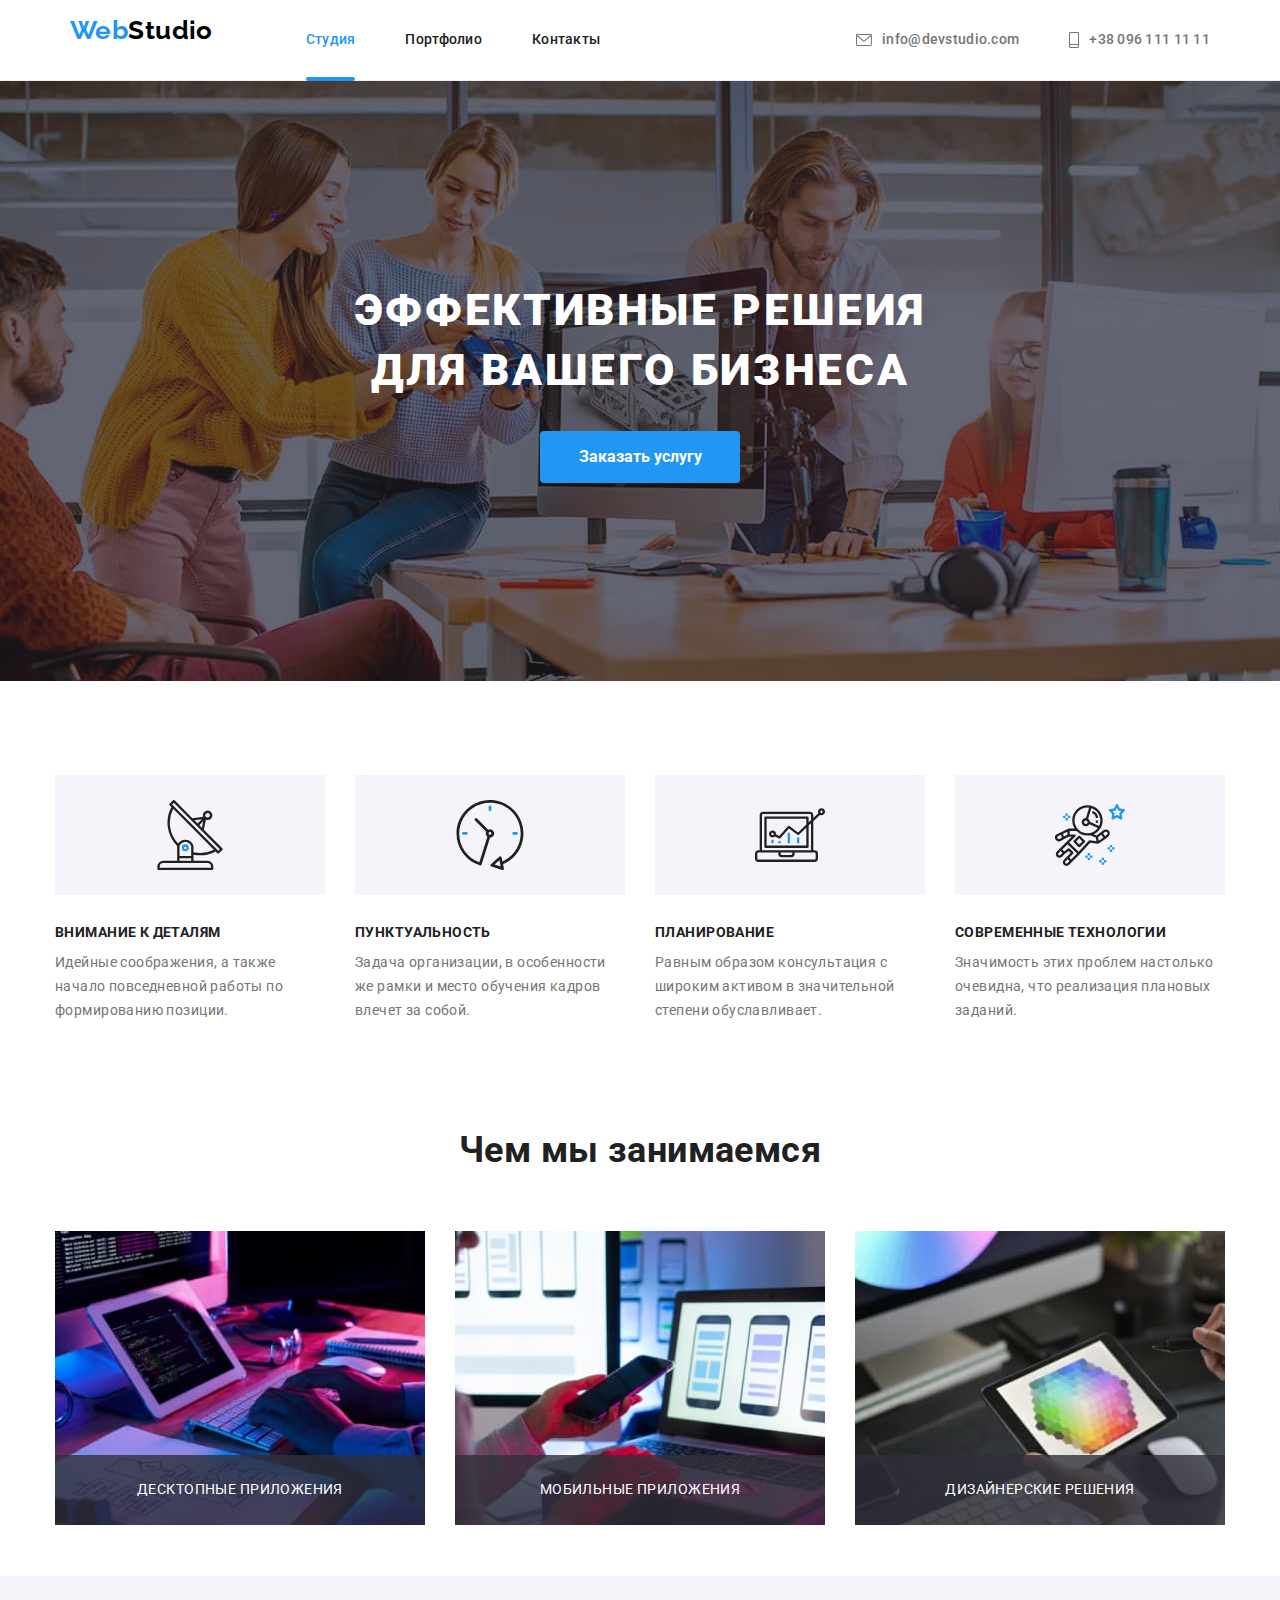
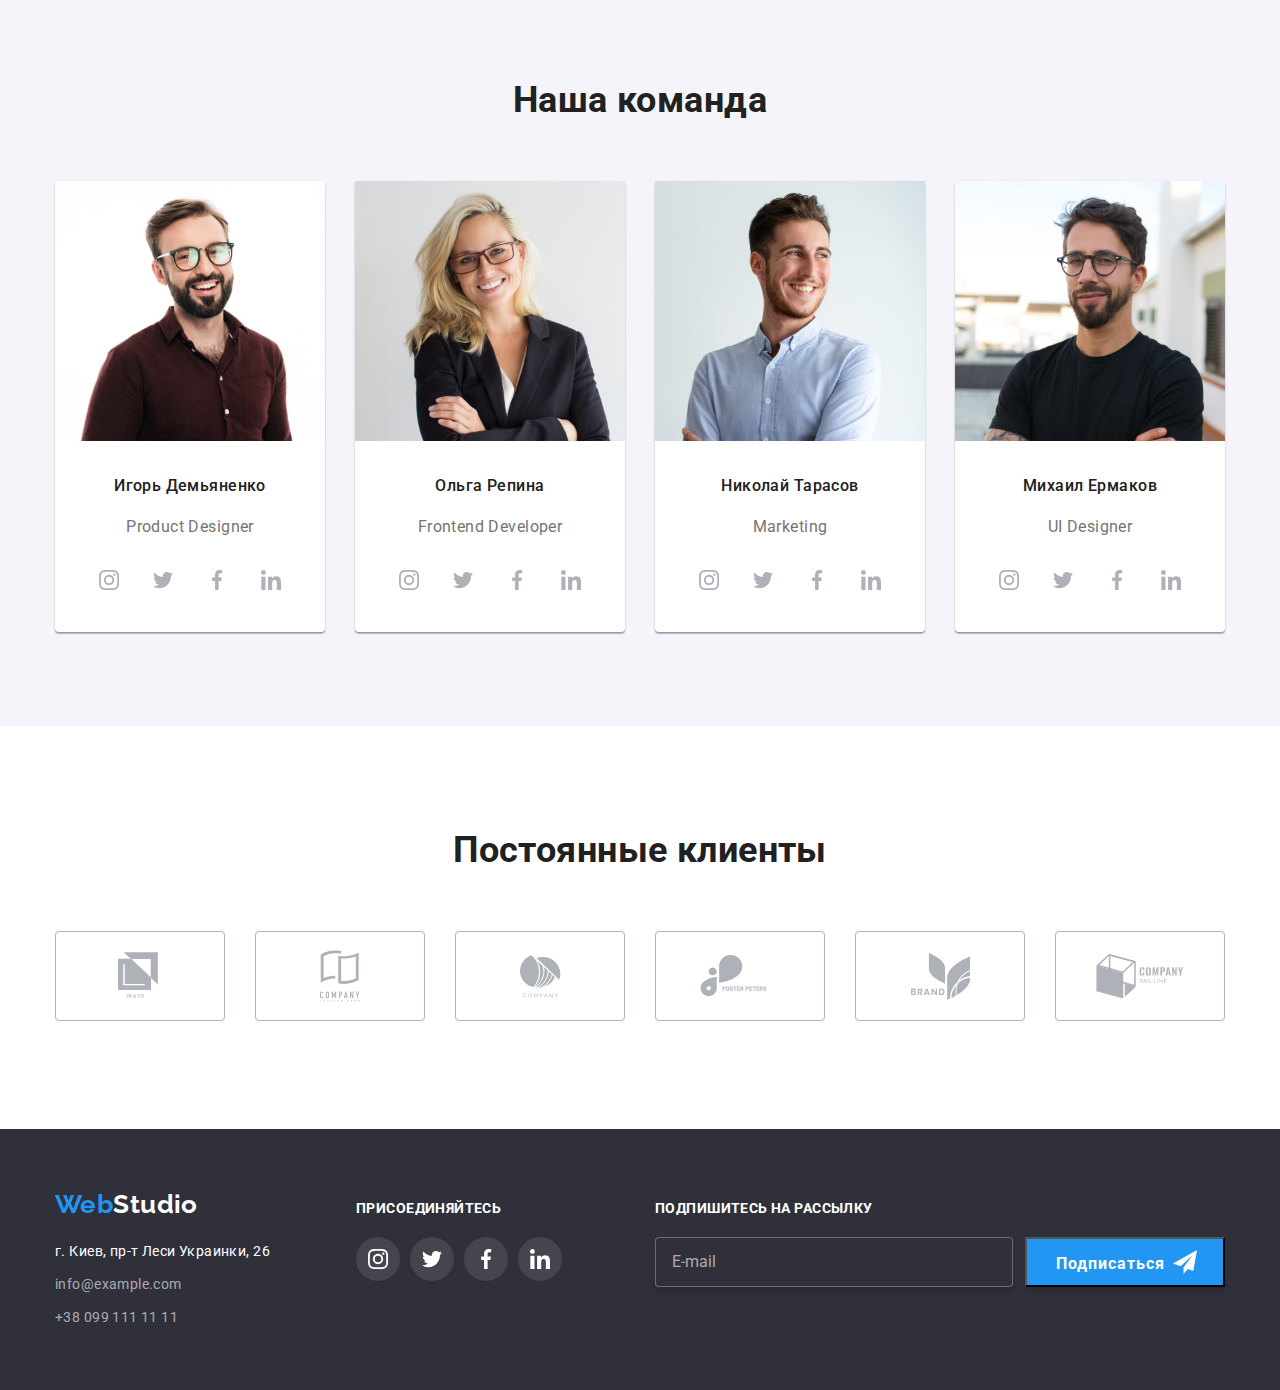
<file: index.html>
<!DOCTYPE html>
<html lang="ru">
  <head>
    <meta charset="UTF-8" />
    <meta name="viewport" content="width=device-width, initial-scale=1.0" />
    <title>Документ</title>
    <link rel="preconnect" href="https://fonts.gstatic.com" />
    <link
      href="https://fonts.googleapis.com/css2?family=Raleway:wght@700&family=Roboto:wght@400;500;700;900&display=swap"
      rel="stylesheet"
    />
    <link
      rel="stylesheet"
      href="https://cdnjs.cloudflare.com/ajax/libs/modern-normalize/1.0.0/modern-normalize.min.css"
    />
    <link rel="stylesheet" href="./css/styles.css" />
  </head>

  <body>
    <!-- Шапка сайта -->
    <header class="page-header">
      <div class="header-container">
        <nav class="nav-container">
          <a href="/" class="logo">Web<span class="logo-dark">Studio</span></a>

          <ul class="list site-nav">
            <li class="item">
              <a href="./index.html" class="link current">Студия</a>
            </li>
            <li class="item">
              <a href="./portfolio.html" class="link">Портфолио</a>
            </li>
            <li class="item"><a href="" class="link">Контакты</a></li>
          </ul>
        </nav>

        <ul class="list contacts">
          <li class="item">
            <a class="contacts-link" href="mailto:info@devstudio.com">
              <svg class="contacts-icon" width="16" height="12">
                <use href="./images/sprite.svg#icon-envelope-hover" />
              </svg>
              <span class="icon-between">info@devstudio.com</span>
            </a>
          </li>
          <li class="item">
            <a class="contacts-link" href="tel:380961111111">
              <svg class="contacts-icon" width="10" height="16">
                <use href="./images/sprite.svg#icon-Vector" />
              </svg>
              <span class="icon-between">+38 096 111 11 11</span>
            </a>
          </li>
        </ul>
      </div>
    </header>

    <main>
      <!-- Герой -->
      <section class="hero">
        <h1 class="hero-title">
          ЭФФЕКТИВНЫЕ РЕШЕИЯ <br />
          ДЛЯ ВАШЕГО БИЗНЕСА
        </h1>
        <button class="button main" data-modal-open>Заказать услугу</button>
      </section>

      <!-- Характеристики -->
      <section class="features">
        <div class="container featyres">
          <h2 class="visually-hidden">Характеристики</h2>
          <ul class="list featyre">
            <li class="item feture icon-antenna">
              <div class="icon-background">
                <svg class="" width="70" height="70">
                  <use href="./images/sprite.svg#icon-antenna-1"></use>
                </svg>
              </div>
              <h3 class="features-title">ВНИМАНИЕ К ДЕТАЛЯМ</h3>
              <p>
                Идейные соображения, а также начало повседневной работы по
                формированию позиции.
              </p>
            </li>
            <li class="item feture icon-clock">
              <div class="icon-background">
                <svg class="" width="70" height="70">
                  <use href="./images/sprite.svg#icon-clock-1"></use>
                </svg>
              </div>
              <h3 class="features-title">ПУНКТУАЛЬНОСТЬ</h3>
              <p>
                Задача организации, в особенности же рамки и место обучения
                кадров влечет за собой.
              </p>
            </li>
            <li class="item feture icon-diagram">
              <div class="icon-background">
                <svg class="" width="70" height="70">
                  <use href="./images/sprite.svg#icon-diagram-1"></use>
                </svg>
              </div>
              <h3 class="features-title">ПЛАНИРОВАНИЕ</h3>
              <p>
                Равным образом консультация с широким активом в значительной
                степени обуславливает.
              </p>
            </li>
            <li class="item feture icon-astronaut">
              <div class="icon-background">
                <svg class="" width="70" height="70">
                  <use href="./images/sprite.svg#icon-astronaut-1"></use>
                </svg>
              </div>
              <h3 class="features-title">СОВРЕМЕННЫЕ ТЕХНОЛОГИИ</h3>
              <p>
                Значимость этих проблем настолько очевидна, что реализация
                плановых заданий.
              </p>
            </li>
          </ul>
        </div>
      </section>

      <!-- Чем мы занимаемся -->

      <section class="actions">
        <div class="container">
          <h2 class="action-title">Чем мы занимаемся</h2>
          <ul class="list">
            <li class="item">
              <div class="thumb">
                <img
                  src="./images/pic.jpg"
                  alt="рабочий стол с компьютером"
                  width="370"
                  class="img"
                />
                <div class="label">
                  <p>Десктопные приложения</p>
                </div>
              </div>
            </li>
            <li class="item">
              <div class="thumb">
                <img
                  src="./images/pict.jpg"
                  alt="смартфон и ноутбук"
                  width="370"
                  class="img"
                />
                <div class="label">
                  <p>Мобильные приложения</p>
                </div>
              </div>
            </li>
            <li class="item">
              <div class="thumb">
                <img
                  src="./images/pictur.jpg"
                  alt="планшет"
                  width="370"
                  class="img"
                />
                <div class="label">
                  <p>Дизайнерские решения</p>
                </div>
              </div>
            </li>
          </ul>
        </div>
      </section>

      <!-- Команда -->
      <section class="team">
        <div class="container-team">
          <h2 class="team-item">Наша команда</h2>
          <ul class="list team-list">
            <li class="item">
              <img
                src="./images/ihor.jpg"
                alt="мужчина в очках и темной рубашке"
                width="270"
                class="img"
              />
              <div class="item-container">
                <h3 class="list-item">Игорь Демьяненко</h3>
                <p class="item-text">Product Designer</p>

                <ul class="team-socials">
                  <li class="socials-item">
                    <a class="social-link" href="#">
                      <svg class="icon instagram" width="20" height="20">
                        <use
                          href="./images/sprite.svg#icon-instagram-2-1"
                        ></use>
                      </svg>
                    </a>
                  </li>
                  <li class="socials-item">
                    <a class="social-link" href="#">
                      <svg class="icon twitter" width="20" height="20">
                        <use href="./images/sprite.svg#icon-twitter-1-1"></use>
                      </svg>
                    </a>
                  </li>
                  <li class="socials-item">
                    <a class="social-link" href="#">
                      <svg class="icon facebook" width="20" height="20">
                        <use href="./images/sprite.svg#icon-facebook-1-1" />
                      </svg>
                    </a>
                  </li>
                  <li class="socials-item">
                    <a class="social-link" href="#">
                      <svg class="icon linkedin" width="20" height="20">
                        <use href="./images/sprite.svg#icon-linkedin-1-1" />
                      </svg>
                    </a>
                  </li>
                </ul>
              </div>
            </li>
            <li class="item">
              <img
                src="./images/olha.jpg"
                alt="женщина в очках и черном пиджаке "
                width="270"
                class="img"
              />
              <div class="item-container">
                <h3 class="list-item">Ольга Репина</h3>
                <p class="item-text">Frontend Developer</p>

                <ul class="team-socials">
                  <li class="socials-item">
                    <a class="social-link" href="#">
                      <svg class="icon instagram" width="20" height="20">
                        <use
                          href="./images/sprite.svg#icon-instagram-2-1"
                        ></use>
                      </svg>
                    </a>
                  </li>
                  <li class="socials-item">
                    <a class="social-link" href="#">
                      <svg class="icon twitter" width="20" height="20">
                        <use href="./images/sprite.svg#icon-twitter-1-1"></use>
                      </svg>
                    </a>
                  </li>
                  <li class="socials-item">
                    <a class="social-link" href="#">
                      <svg class="icon facebook" width="20" height="20">
                        <use href="./images/sprite.svg#icon-facebook-1-1" />
                      </svg>
                    </a>
                  </li>
                  <li class="socials-item">
                    <a class="social-link" href="#">
                      <svg class="icon linkedin" width="20" height="20">
                        <use href="./images/sprite.svg#icon-linkedin-1-1" />
                      </svg>
                    </a>
                  </li>
                </ul>
              </div>
            </li>
            <li class="item">
              <img
                src="./images/nikolaj.jpg"
                alt="мужчина в светлой рубашке"
                width="270"
                class="img"
              />
              <div class="item-container">
                <h3 class="list-item">Николай Тарасов</h3>
                <p class="item-text">Marketing</p>

                <ul class="team-socials">
                  <li class="socials-item">
                    <a class="social-link" href="#">
                      <svg class="icon instagram" width="20" height="20">
                        <use
                          href="./images/sprite.svg#icon-instagram-2-1"
                        ></use>
                      </svg>
                    </a>
                  </li>
                  <li class="socials-item">
                    <a class="social-link" href="#">
                      <svg class="icon twitter" width="20" height="20">
                        <use href="./images/sprite.svg#icon-twitter-1-1"></use>
                      </svg>
                    </a>
                  </li>
                  <li class="socials-item">
                    <a class="social-link" href="#">
                      <svg class="icon facebook" width="20" height="20">
                        <use href="./images/sprite.svg#icon-facebook-1-1" />
                      </svg>
                    </a>
                  </li>
                  <li class="socials-item">
                    <a class="social-link" href="#">
                      <svg class="icon linkedin" width="20" height="20">
                        <use href="./images/sprite.svg#icon-linkedin-1-1" />
                      </svg>
                    </a>
                  </li>
                </ul>
              </div>
            </li>
            <li class="item">
              <img
                src="./images/michail.jpg"
                alt="мужчина в очках и черной футболке"
                width="270"
                class="img"
              />
              <div class="item-container">
                <h3 class="list-item">Михаил Ермаков</h3>
                <p class="item-text">UI Designer</p>

                <ul class="team-socials">
                  <li class="socials-item">
                    <a class="social-link" href="#">
                      <svg class="icon instagram" width="20" height="20">
                        <use
                          href="./images/sprite.svg#icon-instagram-2-1"
                        ></use>
                      </svg>
                    </a>
                  </li>
                  <li class="socials-item">
                    <a class="social-link" href="#">
                      <svg class="icon twitter" width="20" height="20">
                        <use href="./images/sprite.svg#icon-twitter-1-1"></use>
                      </svg>
                    </a>
                  </li>
                  <li class="socials-item">
                    <a class="social-link" href="#">
                      <svg class="icon facebook" width="20" height="20">
                        <use href="./images/sprite.svg#icon-facebook-1-1" />
                      </svg>
                    </a>
                  </li>
                  <li class="socials-item">
                    <a class="social-link" href="#">
                      <svg class="icon linkedin" width="20" height="20">
                        <use href="./images/sprite.svg#icon-linkedin-1-1" />
                      </svg>
                    </a>
                  </li>
                </ul>
              </div>
            </li>
          </ul>
        </div>
      </section>
      <section class="clients">
        <div class="container">
          <h2 class="heading-clients">Постоянные клиенты</h2>
          <ul class="list-clients">
            <li class="item-clients">
              <a class="link-clients" href="">
                <svg class="icon logo-1" width="44" height="49">
                  <use href="./images/sprite.svg#icon-logo-1"></use>
                </svg>
              </a>
            </li>
            <li class="item-clients">
              <a class="link-clients" href="">
                <svg class="icon logo-2" width="40" height="52">
                  <use href="./images/sprite.svg#icon-logo-2"></use>
                </svg>
              </a>
            </li>
            <li class="item-clients">
              <a class="link-clients" href="">
                <svg class="icon logo-3" width="41" height="43">
                  <use href="./images/sprite.svg#icon-logo-3"></use>
                </svg>
              </a>
            </li>
            <li class="item-clients">
              <a class="link-clients" href="">
                <svg class="icon logo-4" width="80" height="42">
                  <use href="./images/sprite.svg#icon-logo-4"></use>
                </svg>
              </a>
            </li>
            <li class="item-clients">
              <a class="link-clients" href="">
                <svg class="icon logo-5" width="59" height="47">
                  <use href="./images/sprite.svg#icon-logo-5"></use>
                </svg>
              </a>
            </li>
            <li class="item-clients">
              <a class="link-clients" href="">
                <svg class="icon logo-6" width="88" height="45">
                  <use href="./images/sprite.svg#icon-logo-6"></use>
                </svg>
              </a>
            </li>
          </ul>
        </div>
      </section>
    </main>

    <!-- Футер -->
    <footer class="footer">
      <div class="container flex">
        <div class="footer-contacts">
          <a href="/" class="secondary-logo"
            >Web<span class="logo-white">Studio</span></a
          >
          <address class="information">г. Киев, пр-т Леси Украинки, 26</address>
          <ul class="list address">
            <li class="mail">
              <a href="mailto:info@example.com" class="mail"
                >info@example.com</a
              >
            </li>
            <li class="telefon">
              <a href="tel:+380991111111" class="telefon">+38 099 111 11 11</a>
            </li>
          </ul>
        </div>
        <div class="footer-sociallinks">
          <p class="social-text">ПРИСОЕДИНЯЙТЕСЬ</p>
          <ul class="social list">
            <li class="social-item icon-insta">
              <a class="icon-link" href="">
                <svg class="" width="20" height="20">
                  <use href="./images/sprite.svg#icon-instagram-2"></use>
                </svg>
              </a>
            </li>
            <li class="social-item icon-face">
              <a class="icon-link" href="">
                <svg class="" width="20" height="20">
                  <use href="./images/sprite.svg#icon-twitter-1"></use>
                </svg>
              </a>
            </li>
            <li class="social-item icon-twitt">
              <a class="icon-link" href="">
                <svg class="" width="20" height="20">
                  <use href="./images/sprite.svg#icon-facebook-1"></use>
                </svg>
              </a>
            </li>
            <li class="social-item icon-linked">
              <a class="icon-link" href="">
                <svg class="" width="20" height="20">
                  <use href="./images/sprite.svg#icon-linkedin-1"></use>
                </svg>
              </a>
            </li>
          </ul>
        </div>
        <div class="subscribe-container">
          <p class="subscribe-text">Подпишитесь на рассылку</p>
          <form class="subscribe-form">
            <input
              class="subscribe-input"
              type="text"
              name="subscribe-email"
              placeholder="E-mail"
            />
            <div class="button-container">
              <button class="subscribe-button">Подписаться</button>
              <svg class="subscribe-icon" width="24" height="24">
                <use href="./images/sprite.svg#icon-icon-send-1"></use>
              </svg>
            </div>
          </form>
        </div>
      </div>
    </footer>
    <div class="backdrop is-hidden" data-modal>
      <div class="modal">
        <button class="modal-button" data-modal-close>&#10006;</button>
        <form class="form">
          <p class="heading-text">Оставьте свои данные, мы вам перезвоним</p>
          <div class="form-field">
            <label class="test" for="name">Имя</label>
            <div class="form-container">
              <input class="form-input" type="text" name="name" id="name" />
              <svg class="form-picture" width="12" height="12">
                <use href="./images/sprite.svg#icon-Vector-2-1"></use>
              </svg>
            </div>
          </div>
          <div class="form-field">
            <label for="tel">Телефон</label>
            <div class="form-container">
              <input class="form-input" type="tel" name="tel" id="tel" />
              <svg class="form-picture" width="13" height="13">
                <use href="./images/sprite.svg#icon-Vector-3-1"></use>
              </svg>
            </div>
          </div>
          <div class="form-field">
            <label for="email">Почта</label>
            <div class="form-container">
              <input class="form-input" type="email" name="email" id="email" />
              <svg class="form-picture" width="15" height="12">
                <use href="./images/sprite.svg#icon-Vector-4-1"></use>
              </svg>
            </div>
          </div>
          <div class="form-field coment">
            <label for="coment">Комментарий</label>
            <textarea
              class="form-textarea"
              name="coment"
              id="coment"
              cols="30"
              rows="10"
              placeholder="Введите текст"
            ></textarea>
          </div>
          <div class="form-box">
            <label class="form-label">
              <input class="form-checkbox" type="checkbox" name="policy" />
              <span class="cheked-icon"></span>
              <span class="cheked-label">
                Соглашаюсь с рассылкой и принимаю
                <a href="" class="link-policy">Условия договора</a>
              </span>
            </label>
            <button class="button submit" type="submit">Оправить</button>
          </div>
        </form>
      </div>
    </div>
    <script src="./js/modal.js"></script>
  </body>
</html>
</file>
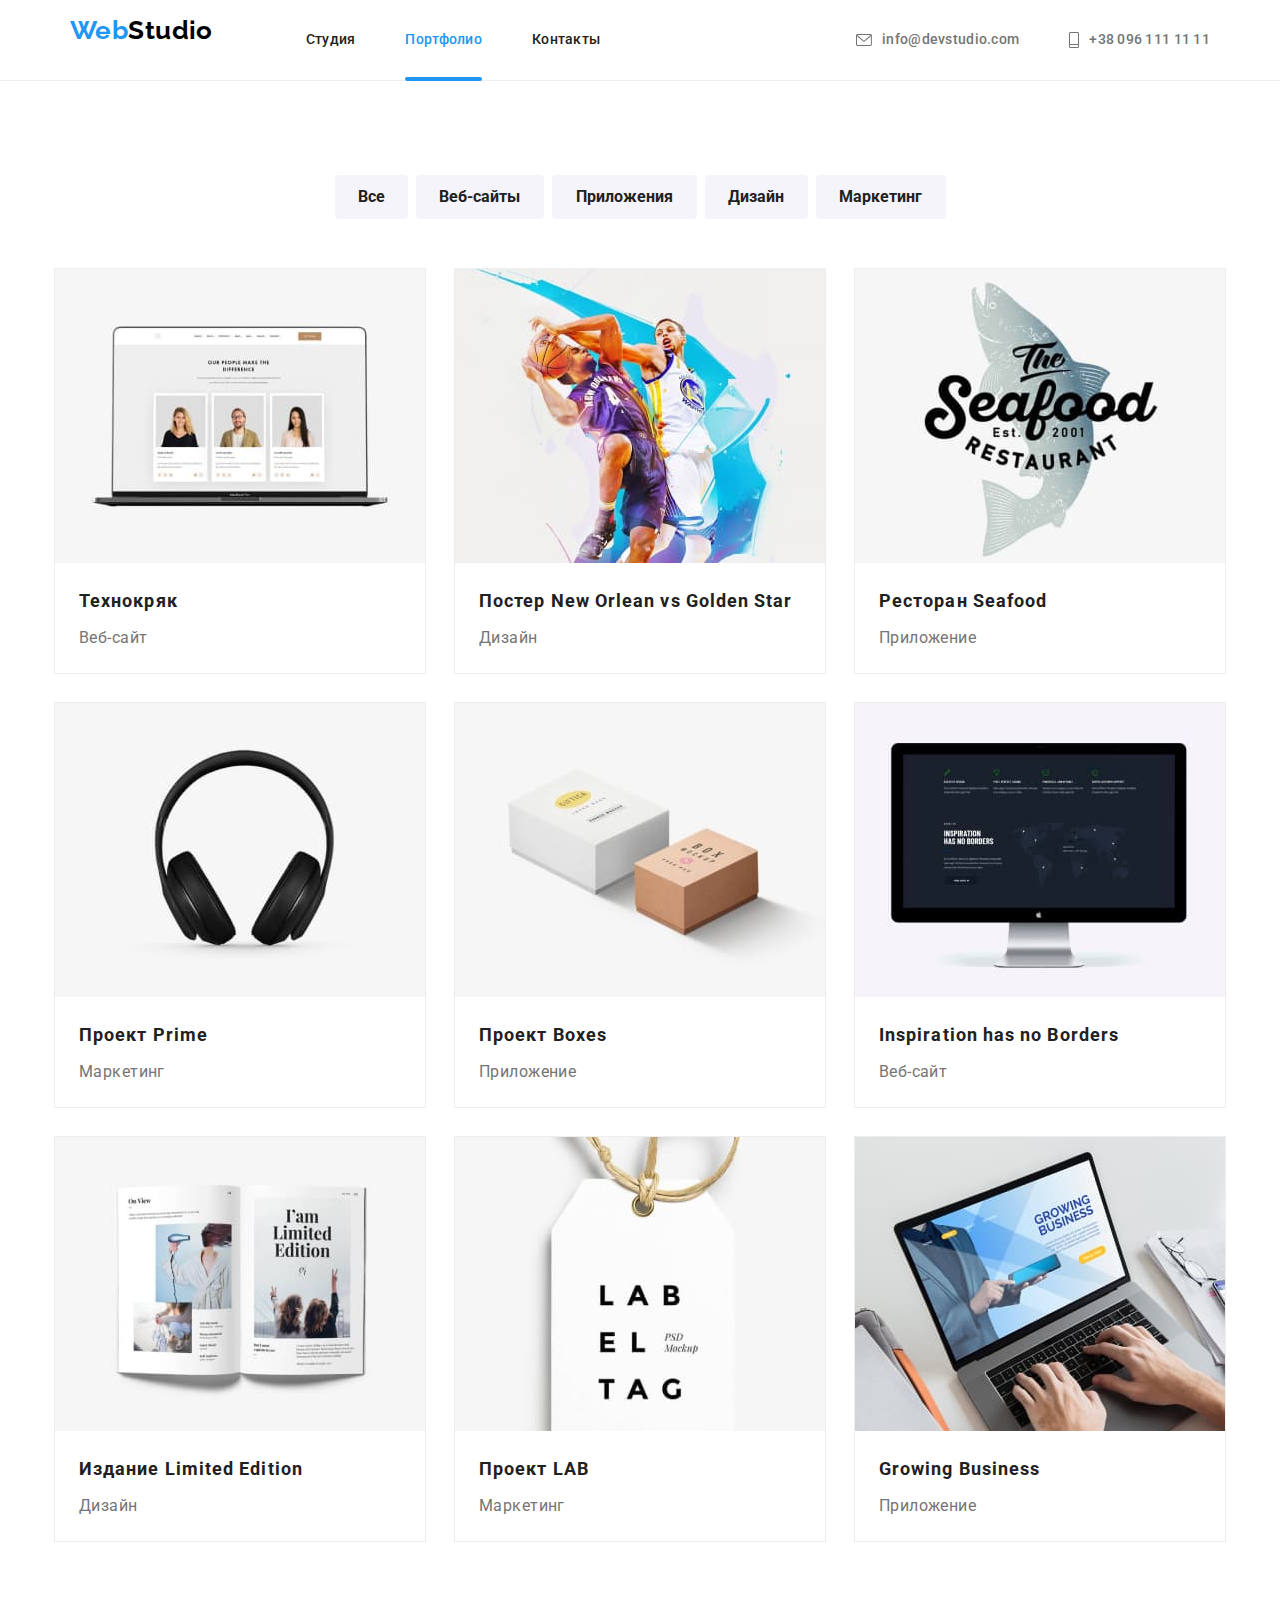
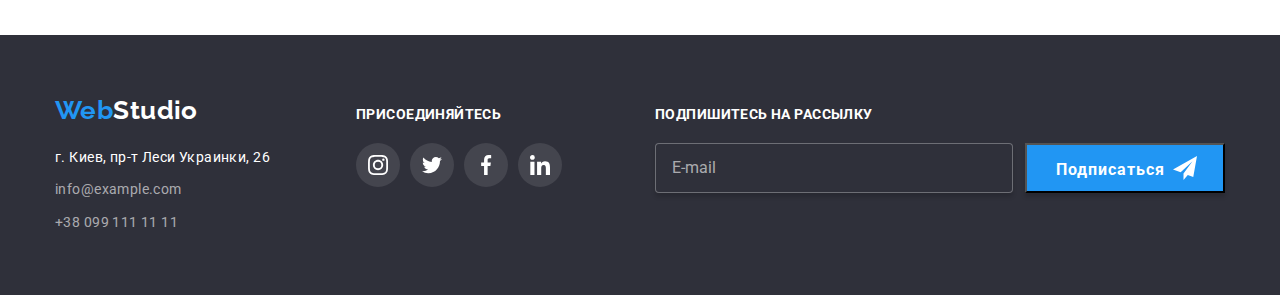
<file: portfolio.html>
<!DOCTYPE html>
<html lang="ru">
  <head>
    <meta charset="UTF-8" />
    <meta name="viewport" content="width=device-width, initial-scale=1.0" />
    <title>Портфолио</title>
    <link rel="preconnect" href="https://fonts.gstatic.com" />
    <link
      href="https://fonts.googleapis.com/css2?family=Raleway:wght@700&family=Roboto:wght@400;500;700;900&display=swap"
      rel="stylesheet"
    />
    <link
      rel="stylesheet"
      href="https://cdnjs.cloudflare.com/ajax/libs/modern-normalize/1.0.0/modern-normalize.min.css"
    />
    <link rel="stylesheet" href="./css/styles.css" />
  </head>
  <body>
    <!-- Шапка сайта -->
    <header class="page-header">
      <div class="header-container portfolio">
        <nav class="nav-container">
          <a href="/" class="logo">Web<span class="logo-dark">Studio</span></a>

          <ul class="list site-nav">
            <li class="item">
              <a href="./index.html" class="link">Студия</a>
            </li>
            <li class="item">
              <a href="./portfolio.html" class="link current">Портфолио</a>
            </li>
            <li class="item"><a href="" class="link">Контакты</a></li>
          </ul>
        </nav>

        <ul class="list contacts">
          <li class="item">
            <a class="contacts-link" href="mailto:info@devstudio.com">
              <svg class="contacts-icon" width="16" height="12">
                <use href="./images/sprite.svg#icon-envelope-hover" />
              </svg>
              <span class="icon-between">info@devstudio.com</span>
            </a>
          </li>
          <li class="item">
            <a class="contacts-link" href="tel:380961111111">
              <svg class="contacts-icon" width="10" height="16">
                <use href="./images/sprite.svg#icon-Vector" />
              </svg>
              <span class="icon-between">+38 096 111 11 11</span>
            </a>
          </li>
        </ul>
      </div>
    </header>

    <main>
      <!--Резюме-->
      <section>
        <h1 class="visually-hidden">Резюме</h1>
        <div class="main-container">
          <ul class="list buttons">
            <li class="item">
              <button type="button" class="button first">Все</button>
            </li>
            <li class="item">
              <button type="button" class="button second">Веб-сайты</button>
            </li>
            <li class="item">
              <button type="button" class="button third">Приложения</button>
            </li>
            <li class="item">
              <button type="button" class="button fourth">Дизайн</button>
            </li>
            <li class="item">
              <button type="button" class="button fifth">Маркетинг</button>
            </li>
          </ul>

          <ul class="list cards">
            <li class="list-element">
              <a class="link-element" href="">
                <div class="box">
                  <img
                    class="img"
                    src="./images/screen.jpg"
                    alt="ноутбук"
                    width="370"
                  />
                  <div class="overlay">
                    <p>
                      Технокряк это современная площадка распространения
                      коронавируса. Компании используют эту платформу для
                      цифрового шпионажа и атак на защищённые сервера
                      конкурентов.
                    </p>
                  </div>
                </div>
                <div class="portfolio-element">
                  <h2 class="portfolio-item">Технокряк</h2>
                  <p class="portfolio-text">Веб-сайт</p>
                </div>
              </a>
            </li>
            <li class="list-element">
              <a class="link-element" href="">
                <div class="box">
                  <img
                    class="img"
                    src="./images/people.jpg"
                    alt="баскедболисты"
                    width="370"
                  />
                  <div class="overlay">
                    <p>
                      Технокряк это современная площадка распространения
                      коронавируса. Компании используют эту платформу для
                      цифрового шпионажа и атак на защищённые сервера
                      конкурентов.
                    </p>
                  </div>
                </div>
                <div class="portfolio-element">
                  <h2 class="portfolio-item">
                    Постер New Orlean vs Golden Star
                  </h2>
                  <p class="portfolio-text">Дизайн</p>
                </div>
              </a>
            </li>
            <li class="list-element">
              <a class="link-element" href="">
                <div class="box">
                  <img
                    class="img"
                    src="./images/logo.jpg"
                    alt="логотип"
                    width="370"
                  />
                  <div class="overlay">
                    <p>
                      Технокряк это современная площадка распространения
                      коронавируса. Компании используют эту платформу для
                      цифрового шпионажа и атак на защищённые сервера
                      конкурентов.
                    </p>
                  </div>
                </div>
                <div class="portfolio-element">
                  <h2 class="portfolio-item">Ресторан Seafood</h2>
                  <p class="portfolio-text">Приложение</p>
                </div>
              </a>
            </li>
            <li class="list-element">
              <a class="link-element" href="">
                <div class="box">
                  <img
                    class="img"
                    src="./images/earflaps.jpg"
                    alt="наушники"
                    width="370"
                  />
                  <div class="overlay">
                    <p>
                      Технокряк это современная площадка распространения
                      коронавируса. Компании используют эту платформу для
                      цифрового шпионажа и атак на защищённые сервера
                      конкурентов.
                    </p>
                  </div>
                </div>
                <div class="portfolio-element">
                  <h2 class="portfolio-item">Проект Prime</h2>
                  <p class="portfolio-text">Маркетинг</p>
                </div>
              </a>
            </li>
            <li class="list-element">
              <a class="link-element" href="">
                <div class="box">
                  <img
                    class="img"
                    src="./images/box.jpg"
                    alt="коробки"
                    width="370"
                  />
                  <div class="overlay">
                    <p>
                      Технокряк это современная площадка распространения
                      коронавируса. Компании используют эту платформу для
                      цифрового шпионажа и атак на защищённые сервера
                      конкурентов.
                    </p>
                  </div>
                </div>
                <div class="portfolio-element">
                  <h2 class="portfolio-item">Проект Boxes</h2>
                  <p class="portfolio-text">Приложение</p>
                </div>
              </a>
            </li>
            <li class="list-element">
              <a class="link-element" href="">
                <div class="box">
                  <img
                    class="img"
                    src="./images/comp.jpg"
                    alt="компьютер"
                    width="370"
                  />
                  <div class="overlay">
                    <p>
                      Технокряк это современная площадка распространения
                      коронавируса. Компании используют эту платформу для
                      цифрового шпионажа и атак на защищённые сервера
                      конкурентов.
                    </p>
                  </div>
                </div>
                <div class="portfolio-element">
                  <h2 class="portfolio-item">Inspiration has no Borders</h2>
                  <p class="portfolio-text">Веб-сайт</p>
                </div>
              </a>
            </li>
            <li class="list-element">
              <a class="link-element" href="">
                <div class="box">
                  <img
                    class="img"
                    src="./images/book.jpg"
                    alt="книга"
                    width="370"
                  />
                  <div class="overlay">
                    <p>
                      Технокряк это современная площадка распространения
                      коронавируса. Компании используют эту платформу для
                      цифрового шпионажа и атак на защищённые сервера
                      конкурентов.
                    </p>
                  </div>
                </div>
                <div class="portfolio-element">
                  <h2 class="portfolio-item">Издание Limited Edition</h2>
                  <p class="portfolio-text">Дизайн</p>
                </div>
              </a>
            </li>
            <li class="list-element">
              <a class="link-element" href="">
                <div class="box">
                  <img
                    class="img"
                    src="./images/lab.jpg"
                    alt="табличка"
                    width="370"
                  />
                  <div class="overlay">
                    <p>
                      Технокряк это современная площадка распространения
                      коронавируса. Компании используют эту платформу для
                      цифрового шпионажа и атак на защищённые сервера
                      конкурентов.
                    </p>
                  </div>
                </div>
                <div class="portfolio-element">
                  <h2 class="portfolio-item">Проект LAB</h2>
                  <p class="portfolio-text">Маркетинг</p>
                </div>
              </a>
            </li>
            <li class="list-element">
              <a class="link-element" href="">
                <div class="box">
                  <img
                    class="img"
                    src="./images/laptop.jpg"
                    alt="ноутбук на котором печатают"
                    width="370"
                  />
                  <div class="overlay">
                    <p>
                      Технокряк это современная площадка распространения
                      коронавируса. Компании используют эту платформу для
                      цифрового шпионажа и атак на защищённые сервера
                      конкурентов.
                    </p>
                  </div>
                </div>
                <div class="portfolio-element">
                  <h2 class="portfolio-item">Growing Business</h2>
                  <p class="portfolio-text">Приложение</p>
                </div>
              </a>
            </li>
          </ul>
        </div>
      </section>
    </main>

    <!-- Футер -->
    <footer class="footer">
      <div class="container flex">
        <div class="footer-contacts">
          <a href="/" class="secondary-logo"
            >Web<span class="logo-white">Studio</span></a
          >
          <address class="information">г. Киев, пр-т Леси Украинки, 26</address>
          <ul class="list address">
            <li class="mail">
              <a href="mailto:info@example.com" class="mail"
                >info@example.com</a
              >
            </li>
            <li class="telefon">
              <a href="tel:+380991111111" class="telefon">+38 099 111 11 11</a>
            </li>
          </ul>
        </div>
        <div class="footer-sociallinks">
          <p class="social-text">ПРИСОЕДИНЯЙТЕСЬ</p>
          <ul class="social list">
            <li class="social-item icon-insta">
              <a class="icon-link" href="">
                <svg class="" width="20" height="20">
                  <use href="./images/sprite.svg#icon-instagram-2"></use>
                </svg>
              </a>
            </li>
            <li class="social-item icon-face">
              <a class="icon-link" href="">
                <svg class="" width="20" height="20">
                  <use href="./images/sprite.svg#icon-twitter-1"></use>
                </svg>
              </a>
            </li>
            <li class="social-item icon-twitt">
              <a class="icon-link" href="">
                <svg class="" width="20" height="20">
                  <use href="./images/sprite.svg#icon-facebook-1"></use>
                </svg>
              </a>
            </li>
            <li class="social-item icon-linked">
              <a class="icon-link" href="">
                <svg class="" width="20" height="20">
                  <use href="./images/sprite.svg#icon-linkedin-1"></use>
                </svg>
              </a>
            </li>
          </ul>
        </div>
        <div class="subscribe-container">
          <p class="subscribe-text">Подпишитесь на рассылку</p>
          <form class="subscribe-form">
            <input
              class="subscribe-input"
              type="text"
              name="subscribe-email"
              placeholder="E-mail"
            />
            <div class="button-container">
              <button class="subscribe-button">Подписаться</button>
              <svg class="subscribe-icon" width="24" height="24">
                <use href="./images/sprite.svg#icon-icon-send-1"></use>
              </svg>
            </div>
          </form>
        </div>
      </div>
    </footer>
  </body>
</html>
</file>
<file: css/styles.css>
:root {
  --primery-text-color: #757575;
  --title-text-color: #212121;
  --accent-color: #2196f3;
  --hirou-color: #ffffff;
  --last-text-color: rgba(255, 255, 255, 0.6);
  --secondary-background-color: #2f303a;
  --last-background-color: #f5f4fa; 
  --dark-logo-color: #000000;
}

body {
    background-color: var(--main-background-color);
    color: var(--primery-text-color);

    font-family: Roboto; sans-serif;
    font-weight: 400;
    font-size: 14px;
    line-height: 1.7;
    letter-spacing: 0.03em;
}

.list {
    margin: 0;
    padding: 0;
    list-style: none;
}

.container {
    width: 1200px; 

    padding-left: 15px;
    padding-right: 15px;

    margin-left: auto;
    margin-right: auto;
}

.container > .featyres {
    width: 1200px; 

    padding-left: 15px;
    padding-right: 15px;

    margin-left: auto;
    margin-right: auto;
}

/* container ul */
.container > .list {
    display: flex;
    width: 1170px;
    height: 251px;
}

/* box li */
.container .item.feture {
    display: block;
    width: calc(100% - 90px/4);
    height: 251px;
    border-radius: 4px;
    align-items: center;
    justify-content: center;   
}

.icon-background {
    display: flex;
    width: 270px;
    height: 120px;
    background-color: var(--last-background-color); 
    align-items: center;
    justify-content: center;
}

.container .item + .item {
    margin-left: 30px;
}

a {
    text-decoration: none;
}

.logo {
    color: var(--accent-color);

    margin-right: 93px;
}

.logo-dark {
    color: var(--dark-logo-color);
}

.logo,
.secondary-logo { 
    display: block;
    margin-bottom: 20px;
    font-family: Raleway; ;
    font-weight: 700;
    font-size: 26px;
    line-height: 1.19;
}

.site-nav a {
    color: var(--title-text-color);
} 

.link.current {
    color: var(--accent-color);
}

.link::after {
    position: absolute;
    bottom: -1px;
    border-radius: 2px;
    content: "";
    display: block;
    width: 100%;
    height: 4px;
    opacity: 0;
    background-color: var(--accent-color);
    transition: opacity 250ms cubic-bezier(0.4, 0, 0.2, 1);
}

.item > .link:hover::after,
.item > .link:focus::after {
    opacity: 1;
}

.link.current::after {
    opacity: 1;
}

.contacts a {
    color: inherit;
}

.site-nav a,
.contacts a {
    font-weight: 500;
    font-size: 14px;
    line-height: 1.14;
    letter-spacing: 0.02em;
    transition: color 250ms cubic-bezier(0.4, 0, 0.2, 1);
}

.site-nav a:hover,
.site-nav a:focus,
.contacts a:hover,
.contacts a:focus {
    color: var(--accent-color);
}

.page-header {
    background-color: var(--hirou-color);
    border-bottom: 1px solid #eeeeee; 
}

.hero {
    height: 600px;
    max-width: 1600px;
    padding-top: 200px;
    padding-bottom: 200px;
    margin-left: auto;
    margin-right: auto;
    background-size: cover;
    background-position: center;

    background-image:linear-gradient(
      rgba(47, 48, 58, 0.4),
        rgba(47, 48, 58, 0.4)
    ),
    url(../images/backgroung-image.jpg);

    text-align: center;
}

.hero,
footer {
    background-color: var(--secondary-background-color);
}

.hero-title {
    margin-bottom: 30px;
    color: var(--hirou-color);

    font-weight: 900;
    font-size: 44px;
    line-height: 1.36;
    text-align: center;
    letter-spacing: 0.06em;
}

.main {
    color: var(--hirou-color);
    background-color: var(--accent-color);
}

.features .features-title {
    color: var(--title-text-color);

    font-weight: 700;
    font-size: 14px;
    line-height: 1.14;
    padding-top: 30px;
}

.features {
    padding-top: 94px;
    padding-bottom: 94px;

    background-color: var(--hirou-color);
}

.actions {
    padding-bottom: 94px;

    background-color: var(--hirou-color);
}

.thumb {
    position: relative;
}

.thumb > .label {
    position: absolute;
    left: 0;
    bottom: 0;
    width: 100%;
    height: 70px;
    padding-top: 27px;
    padding-bottom: 27px;
    text-align: center;

    font-weight: 400;
    line-height: 1.14;
    text-transform: uppercase;
    color: var(--hirou-color);
    background-color: rgba(47, 48, 58, 0.8);
}

.container-team {
    width: 1200px; 
    
    padding-left: 15px;
    padding-right: 15px;  

    margin-left: auto;
    margin-right: auto;
}

.team {
    padding-top: 94px;
    padding-bottom: 94px;

    background-color: var(--last-background-color);
}

.team-list {
    display: flex;
    justify-content: center;
}

.team-list > .item + .item {
    margin-left: 30px;
}

.team-list > .item {
    width: calc((100% - 90px)/4); 
    background-color: var(--hirou-color);
    box-shadow: 0px 1px 3px rgba(0, 0, 0, 0.12), 0px 1px 1px rgba(0, 0, 0, 0.14), 0px 2px 1px rgba(0, 0, 0, 0.2);
    border-radius: 4px;
}

.item-container {
    padding-top: 30px;
    padding-bottom: 30px;
    justify-content: center;  
}

.team-socials > .socials-item + .socials-item {
    margin-left: 10px;
}

/* ul */
.team-socials {
    display: flex;
    width: 206px;
    height: 44px;
    
    padding: 0;
    margin-left: auto;
    margin-right: auto;
    list-style: none;
}

/* a */
.social-link {
    display: flex;
    color: #AFB1B8;
    padding: 0;
    border: none;
    width: 44px;
    height: 44px;
    border-radius: 50%;
    background-color: var(--hirou-color);
    align-items: center;
    justify-content: center;
    transition: color 250ms cubic-bezier(0.4, 0, 0.2, 1), 
    background-color 250ms cubic-bezier(0.4, 0, 0.2, 1);
}

.social-link:hover,
.social-link:focus {
    color: var(--hirou-color);
    background-color: var(--accent-color);
}

.social-link .icon {
    fill: currentColor;
}

h2 {
    color: var(--title-text-color);

    font-weight: 700;
    font-size: 36px;
    line-height: 1,16;
    text-align: center;
}

h3 {
    margin-bottom: 10px;
}

p {
    margin: 0;
}

.list-item {
    color: var(--title-text-color);

    font-weight: 500;
    font-size: 16px;
    line-height: 1.9;
    text-align: center;
}

.item-text {
    font-size: 16px;
    line-height: 1.9;
    text-align: center;
    margin-bottom: 16px;
}

.secondary-logo {
    color: var(--accent-color);
}

.information {
    margin-bottom: 9px;
    
    color: var(--hirou-color);

    font-style: normal;
}

.logo-white {
    color: var(--hirou-color);
}

.mail, 
.telefon {
    color: var(--last-text-color);
}

/* portfolio.html */
.button {
    display: inline-block;
    border: 1px solid transparent;
    border-radius: 4px;
    padding: 6px 22px;
    text-align: center;


    color: var(--title-text-color);
    background-color: var(--last-background-color);

    font-family: inherit;
    font-weight: 700;
    font-size: 16px;
    line-height: 1.87;

    transition: color 250ms cubic-bezier(0.4, 0, 0.2, 1),
    background-color 250ms cubic-bezier(0.4, 0, 0.2, 1),
    box-shadow 250ms cubic-bezier(0.4, 0, 0.2, 1);
}

.button:hover,
.button:focus {
    color: var(--hirou-color);
    background-color: var(--accent-color);
    box-shadow: 0px 4px 4px rgba(0, 0, 0, 0.25);
} 

/* button index.html  */
.button.main {
    padding: 10px 32px;
    min-width: 200px;
     
    color: var(--hirou-color);
    background-color: var(--accent-color)
}

/* portfolio.html */
.portfolio-item {
    color: var(--title-text-color);

    font-weight: 700;
    font-size: 18px;
    line-height: 2;
    letter-spacing: 0.06em;
    text-align: left;
}

.portfolio-text {
    color: var(--primery-text-color);

    font-size: 16px;
    line-height: 1.87;
}

.button.first {
    min-width: 73px;
}

.button.second {
    min-width: 128px;
}

.button.third {
    min-width: 145px;
}

.button.fourth {
    min-width: 103px;
}

.button.fifth {
    min-width: 130px;
}

h1, h2, h3 {
    margin-top: 0;
}

h2 {
    margin-bottom: 50px;
}

.list h2 {
    margin-bottom: 4px;
}

.site-nav > .item:not(:last-child) {
    margin-right: 50px;
}

.header-container {
    display: flex;
    align-items: center;

    width: 1170px;
    padding-left: 15px;
    padding-right: 15px;
    margin-left: auto;
    margin-right: auto;
}

.nav-container {
    display: flex;
    align-items: center;
}

.list.site-nav {
    display: flex;
    
}

.list.site-nav > .item {
    position: relative;  
}

.list.contacts {
    display: flex;

    margin-left: auto;
}

.list.contacts .item + .item {
    margin-left: 50px;
}

.site-nav .link {
    display: block;
    padding-top: 32px;
    padding-bottom: 32px;
}

.img, .svg {
    display: block;
}

/* кнопки портфолио */
.list.buttons {
    display: flex;
    justify-content: center;
    margin-bottom: 50px;
    background-color: var(--main-background-color);
}

.list.buttons .item + .item {
    margin-left: 8px;
}

.main-container {
    width: 1200px;
    padding-top: 94px;
    padding-bottom: 94px;
    padding-right: 15px;
    padding-left: 15px;

    margin-right: auto;
    margin-left: auto;

    background-color: var(--main-background-color);
}

.list.cards {
    display: flex;
    flex-wrap: wrap;
}

.list-element {
    width: calc((100% - 60px)/3);
    background: var(--hirou-color);
    outline: 1px solid #eeeeee;
    
}

.link-element {
    display: block;
    transition: box-shadow 250ms cubic-bezier(0.4, 0, 0.2, 1);
}

.link-element:hover,
.link-element:focus {
    box-shadow: 0px 4px 4px rgba(0, 0, 0, 0.25);
}

.list-element:not(:nth-last-child(3n+1)) {
    margin-right: 30px; 
}

.box {
    position: relative;
    overflow: hidden;
}

.overlay {
    position: absolute;

    width: 100%;
    height: 100%;

    padding: 63px 24px;

    font-size: 18px;
    line-height: 1.55;

    color: var(--hirou-color);
    background-color:  rgba(33, 150, 243, 0.9);

    transition: transform 250ms cubic-bezier(0.4, 0, 0.2, 1);
}

.link-element:hover .overlay,
.link-element:focus .overlay {
    transform: translatey(-100%);
}

.portfolio-element {
    padding: 20px  24px;  
}

.list-element:not(:nth-last-child(-n+3)) {
    margin-bottom: 30px;
}

.clients {
    padding-top: 94px;
    padding-bottom: 94px;
}

/* ul */
.list-clients {
    display: flex;
    list-style: none;
    padding: 0;
}

/* a */
.list-clients .link-clients {
    display: flex;
    
    width: 170px;
    height: 90px;
    
    border: 1px solid #afb1b8;
    border-radius: 4px;


    justify-content: center;
    align-items: center;

    color: #AFB1B8;

    transition: color 250ms cubic-bezier(0.4, 0, 0.2, 1), border 250ms cubic-bezier(0.4, 0, 0.2, 1);
}

.item-clients .icon {
    fill: currentColor;
}

.link-clients:hover,
.link-clients:focus {
    color: var(--accent-color);
    border: 1px solid var(--accent-color)
}


.list-clients .item-clients + .item-clients {
    margin-left: 30px;
}
    
.footer {
    padding-top: 60px;
    padding-bottom: 60px;
}

.container.flex {
    display: flex ;
    width: 1200px;
    padding: 0 15px;
    margin: 0 auto;
    align-items: baseline;
}

.list.address {
    flex-direction:column
}

.list.address > .mail {
    margin-bottom: 9px;
}

.visually-hidden {
    position: absolute;
    clip: rect(0 0 0 0);
    width: 1px;
    height: 1px;
    margin: -1px;
}

.footer-contacts {
    min-width: 231px;
    margin-right: 70px;
}

.footer-sociallinks .social-text {
    font-weight: 700;
    line-height: 1.14;

    color: var(--hirou-color);  
}

.footer-sociallinks {
    margin-right: 93px;
}

.social-text {
    margin-bottom: 20px;
}

.social.list {
    display: flex;
    width: 206px;
    height: 44px;
}

.icon-link {
    display: flex;
    width: 44px;
    height: 44px;
    background-color: rgba(255, 255, 255, 0.1);
    border-radius: 50%;
    justify-content: center;
    align-items: center;
    transition: background-color 250ms cubic-bezier(0.4, 0, 0.2, 1);
}

.icon-link:hover,
.icon-link:focus {
    background-color: var( --accent-color);
}

.social.list .social-item + .social-item{
    margin-left: 10px;
}

/* изменения в header */
.icon-between {
    margin-left: 10px;
}

.contacts-link {
    display: flex;
    align-items: center;
    color: var(--primery-text-color);
}

.contacts-icon {
    fill: currentColor;
}

.a {
    display: block;
}

/* backdrop */
.backdrop {
    position: fixed;
    top: 0;
    left: 0;
    width: 100%;
    height: 100%;
    background-color: rgba(0, 0, 0, 0.2);
    transition: opacity 250ms cubic-bezier(0.4, 0, 0.2, 1);
}

.backdrop.is-hidden {
    opacity: 0;
    pointer-events: none;
}

.modal {
    position: absolute;
    top: 50%;
    left: 50%;
    transform: translate(-50%, -50%) scale(1);
    /* transition: transform 250ms cubic-bezier(0.4, 0, 0.2, 1); */

    
    width: 528px;
    padding: 40px;

    background-color: var(--hirou-color);
    box-shadow: 0px 4px 4px rgba(0, 0, 0, 0.25), 0px 4px 4px rgba(0, 0, 0, 0.25), 0px 4px 4px rgba(0, 0, 0, 0.25);
    border-radius: 4px;
}

.modal-button {
    position: absolute;
    top: 8px;
    right: 8px;

    width: 30px;
    height: 30px;
    border-radius: 50%;
    border: 1px solid rgba(0, 0, 0, 0.2);
    background-color: var(--hirou-color);
    transition: color 250ms cubic-bezier(0.4, 0, 0.2, 1);
}

.modal-button:hover,
.modal-button:focus {
    color: var(--accent-color);
}

.heading-text {
    font-weight: 700;
    font-size: 20px;
    line-height: 1.17;
    text-align: center;
    color: var(--title-text-color);
    margin-bottom: 12px;
}

.form {
    width: 448px;
    margin-left: auto;
    margin-right: auto;
    padding: 0;
}

.form-field {
    position: relative;
    display: flex;
    flex-direction: column;
    margin-bottom: 10px;
}

.form-input {
    width: 100%;
    border: 1px solid rgba(33, 33, 33, 0.2);
    border-radius: 4px;
    padding: 11px 12px;
    padding-left: 42px;
    transition: border 250ms cubic-bezier(0.4, 0, 0.2, 1),
    border-color 250ms cubic-bezier(0.4, 0, 0.2, 1),
    outline 250ms cubic-bezier(0.4, 0, 0.2, 1);
}

.form-input:hover,
.form-textarea:hover {
    border: 1px solid var(--accent-color);
}

.form-input:hover + .form-picture,
.form-input:focus + .form-picture {
    fill: var(--accent-color);
} 

.form-field label {
    font-size: 12px;
    line-height: 1.17;
    letter-spacing: 0.01em;
    margin-bottom: 4px;
}

.form-textarea {
    padding: 12px 16px;
    border: 1px solid rgba(33, 33, 33, 0.2);
    border-radius: 4px;
    width: 100%;
    height: 120px;
    resize: none;
    transition: border 250ms cubic-bezier(0.4, 0, 0.2, 1);
}

.form-textarea::placeholder {
    font-size: 12px;
    line-height: 1.17;
    letter-spacing: 0.01em;
    color: rgba(117, 117, 117, 0.5);
}

.link-policy {
    text-decoration-line: underline;
    color: var(--accent-color);
    text-decoration-skip-ink: none;
}

.button.submit {
    display: block;
    min-width: 200px;
    background: var(--accent-color);
    box-shadow: 0px 4px 4px rgba(0, 0, 0, 0.15);
    letter-spacing: 0.06em;
    color: var(--hirou-color);
    margin-left: auto;
    margin-right: auto;
    cursor: pointer;
}
 
.form-field.coment {
    margin-bottom: 20px;
}

.form-label {
    display: flex;
    justify-content: center;
    align-items: center;
    margin-bottom:30px;    
}

.form-container {
    position: relative;

}
.form-picture {
    position: absolute;
    top: 50%;
    left: 15px;
    transform: translateY(-50%);
    transition: fill 250ms cubic-bezier(0.4, 0, 0.2, 1);
}

.form-checkbox {
    position: absolute;
    clip: rect(0 0 0 0);
    width: 1px;
    height: 1px;
    margin: -1px;
}

.cheked-icon {
    display: inline-block;
    width: 16px;
    height: 15px;
    border: 2px solid var(--title-text-color);
    border-radius: 2px;
    margin-right: 8px;
    transition: background-color 250ms cubic-bezier(0.4, 0, 0.2, 1), 
    border-color 250ms cubic-bezier(0.4, 0, 0.2, 1),
    background-image 250ms cubic-bezier(0.4, 0, 0.2, 1);
}


.form-checkbox:focus + .cheked-icon {
    border: 2px solid var(--accent-color);
}

.form-input:focus,
.form-textarea:focus {
    border-color: var(--accent-color);
    outline: transparent;
}

.form-checkbox:checked + .cheked-icon {
    border-color: transparent;
    background-color: var(--accent-color);
    background-image: url("../images/icon\ check\ \(2\)\ \(1\).svg");
    background-size: contain;
}

/* footer-form */
.subscribe-text {
    font-family: inherit;
    font-weight: 700;
    line-height: 1.14;
    text-transform: uppercase;

    color: var(--hirou-color);
    margin-bottom: 20px;
}

.subscribe-form {
    display: flex;
}

.subscribe-container {
    min-width: 570px;
    min-height: 86px;
}

.subscribe-input {
    width: 358px;
    height: 50px;

    padding: 15px 16px;
    margin-right: 12px;

    border: 1px solid rgba(255, 255, 255, 0.3);
    box-shadow: 0px 4px 4px rgba(0, 0, 0, 0.15);
    border-radius: 4px;

    background-color: var(--secondary-background-color);
}

.subscribe-input::placeholder {
    font-size: 16px;
    line-height: 1.25;
    color: var(--last-text-color);
}

.subscribe-button {
    width: 200px;
    height: 50px;
    background-color: var(--accent-color);
    color: var(--hirou-color);
    
    font-family: inherit;
    font-weight: 700;
    font-size: 16px;
    line-height: 1.9;
    letter-spacing: 0.06em;
    cursor: pointer;
    box-shadow: 0px 4px 4px rgba(0, 0, 0, 0.15);

    padding-top: 10px;
    padding-bottom: 10px;
    padding-left: 29px;

    text-align: start;
}

.button-container {
    position: relative;
    width: 200px;
    height: 50px;
}

.subscribe-icon {
    position: absolute;
    top: 13px;
    right: 28px;
    margin-left: 10px;
}
</file>
